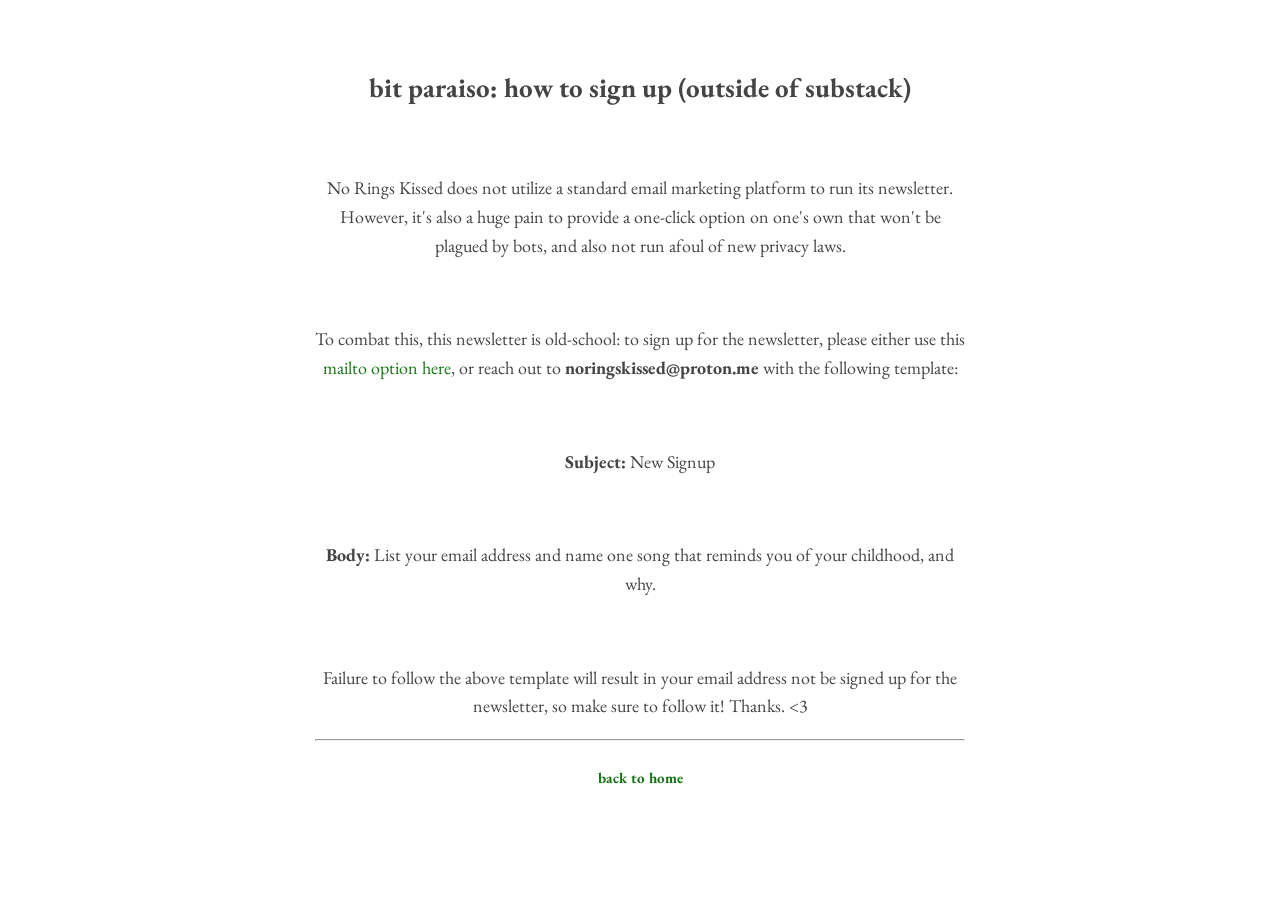
<file: email.html>
<!DOCTYPE html>
<html>
    <head>
        <link href='https://fonts.googleapis.com/css?family=EB Garamond' rel='stylesheet'>
        <meta charset="utf-8">
        <meta name="viewport"
        content="width=device-width, initial-scale=1">
        <title>bit paraiso</title>
        <style type="text/css">
            body{margin:40px auto;max-width:650px;line-height:1.6;font-size:18px;color:#444;padding: 10px; font-family: 'EB Garamond', Garamond, serif;text-align: center;}h1,h2,h3{line-height:1.2}
            a:link {
  color: #167412;
  background-color: transparent;
  text-decoration: none;
}
        </style>
    </head>
    <body>
        <h2>bit paraiso: how to sign up (outside of substack)</h2>
        <br>
        <p>No Rings Kissed does not utilize a standard email marketing platform to run its newsletter. However, it's also a huge pain to provide a one-click option on one's own that won't be plagued by bots, and also not run afoul of new privacy laws.</p>
        <br>
        <p>To combat this, this newsletter is old-school: to sign up for the newsletter, please either use this <a href="mailto:noringskissed@proton.me?subject=New Signup&body=Email address: %0D%0AName a song that reminds you of childhood, and why (this is to prove you're not a bot):">mailto option here</a>, or reach out to <strong>noringskissed@proton.me</strong> with the following template:</p>
        <br>
        <p><strong>Subject:</strong> New Signup</p>
        <br>
        <p><strong>Body:</strong> List your email address and name one song that reminds you of your childhood, and why.</p>
        <br>
        <p>Failure to follow the above template will result in your email address not be signed up for the newsletter, so make sure to follow it! Thanks. <3</p>
        <hr>
        <h5><a href=index.html>back to home</a></h5>
</file>
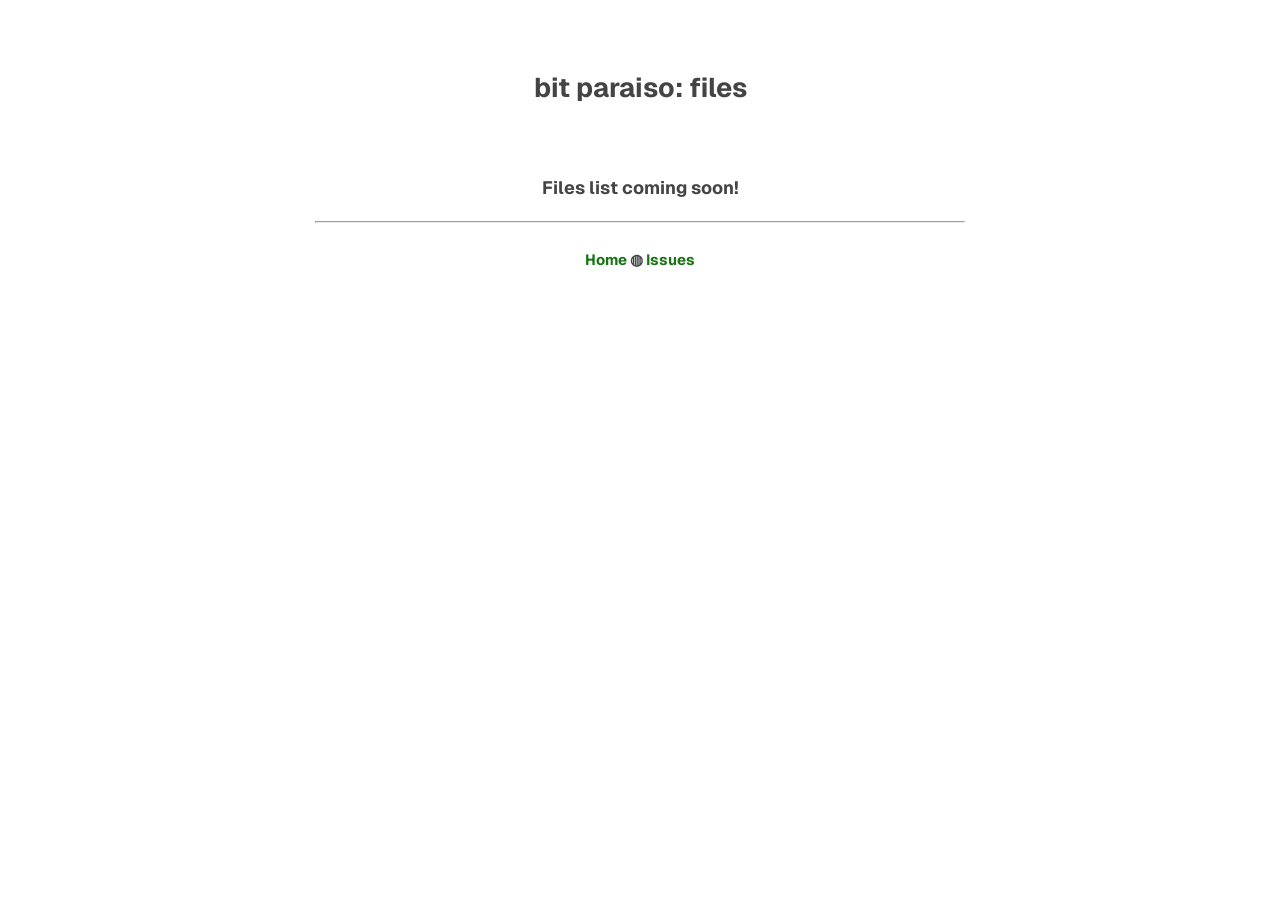
<file: files.html>
<!DOCTYPE html>
<html>
    <head>
        <link href='https://fonts.googleapis.com/css?family=Geist' rel='stylesheet'>
        <meta charset="utf-8">
        <meta name="viewport"
        content="width=device-width, initial-scale=1">
        <title>bit paraiso</title>
        <style type="text/css">
            body{margin:40px auto;max-width:650px;line-height:1.6;font-size:18px;color:#444;padding: 10px; font-family: 'Geist', sans-serif;text-align: center;}h1,h2,h3{line-height:1.2}
            a:link {
  color: #167412;
  background-color: transparent;
  text-decoration: none;
}
        </style>
    </head>
    <body>
        <h2>bit paraiso: files</h2>
        <br>
        <p><strong>Files list coming soon!</strong></p>
        <hr>
        <h5><a href=index.html>Home</a> &#x25CD <a href=issues.html>Issues</a></h5>
    </body>
</html>
</file>
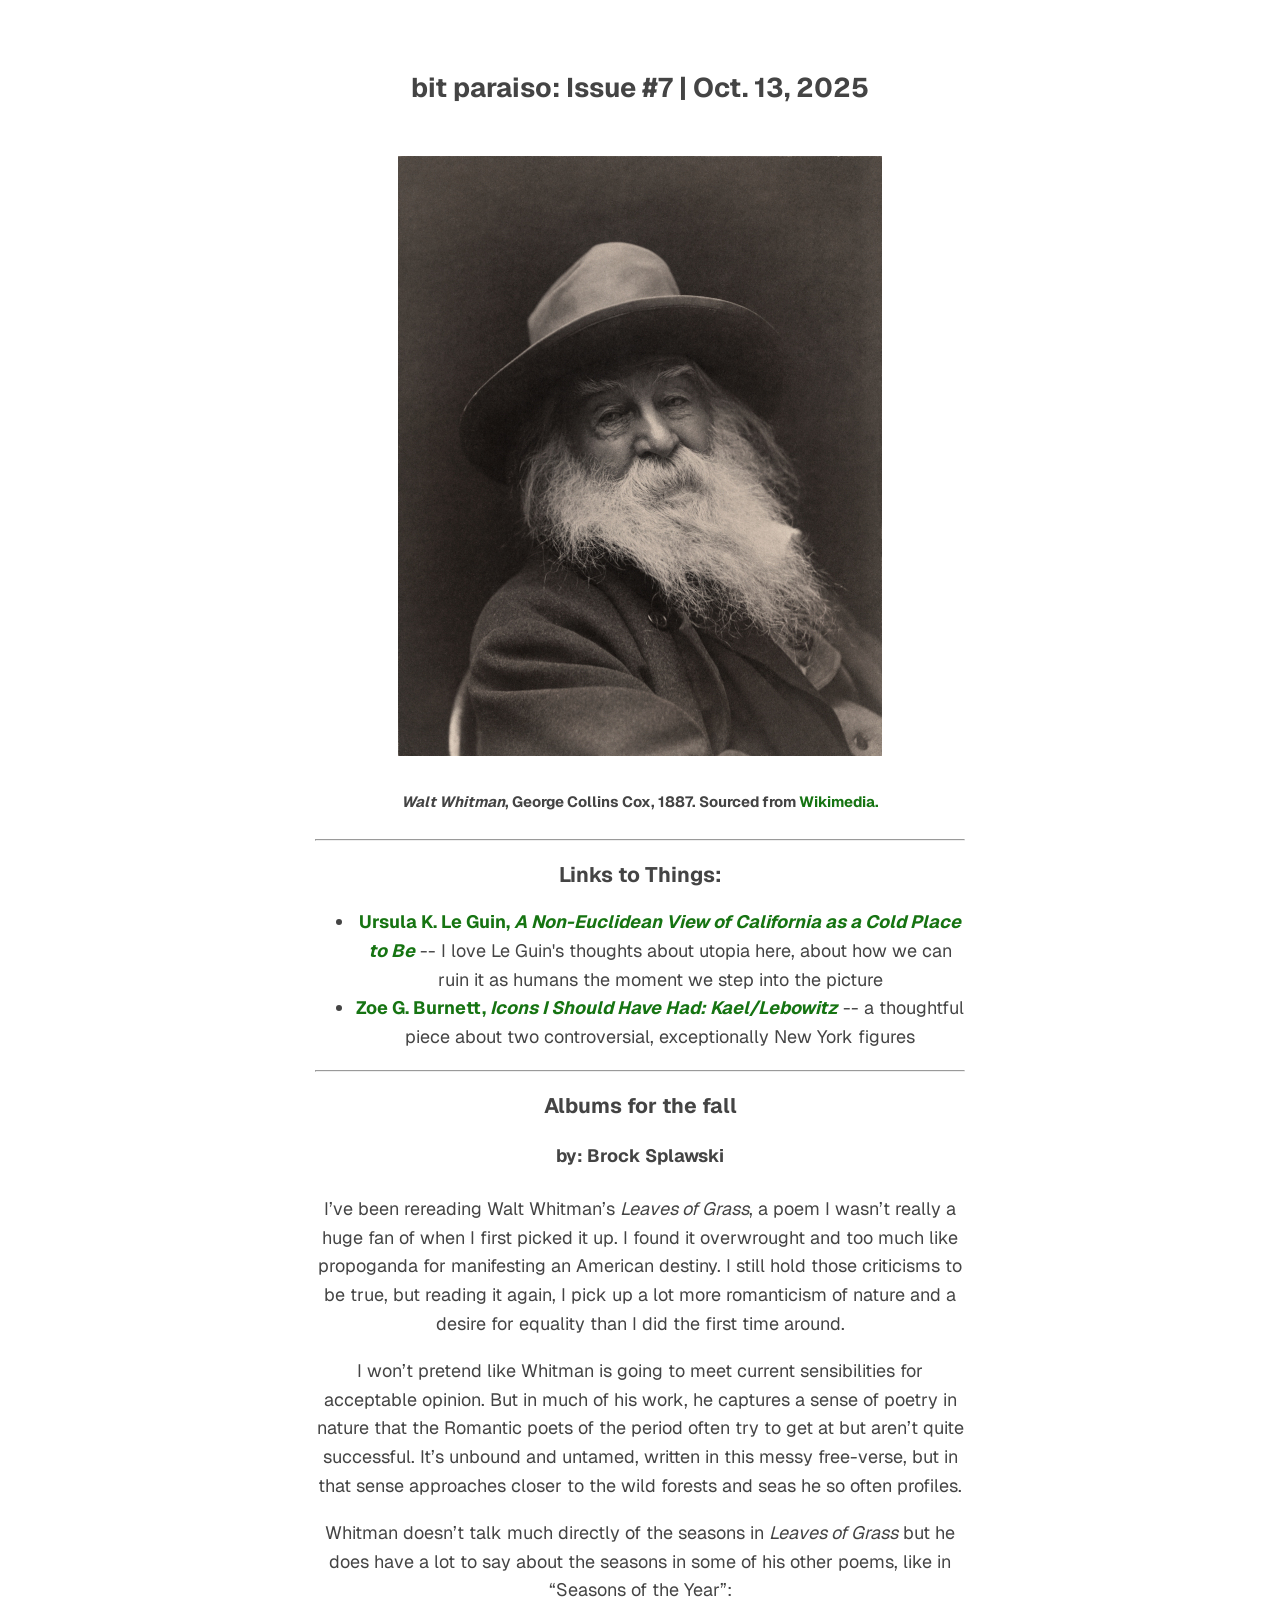
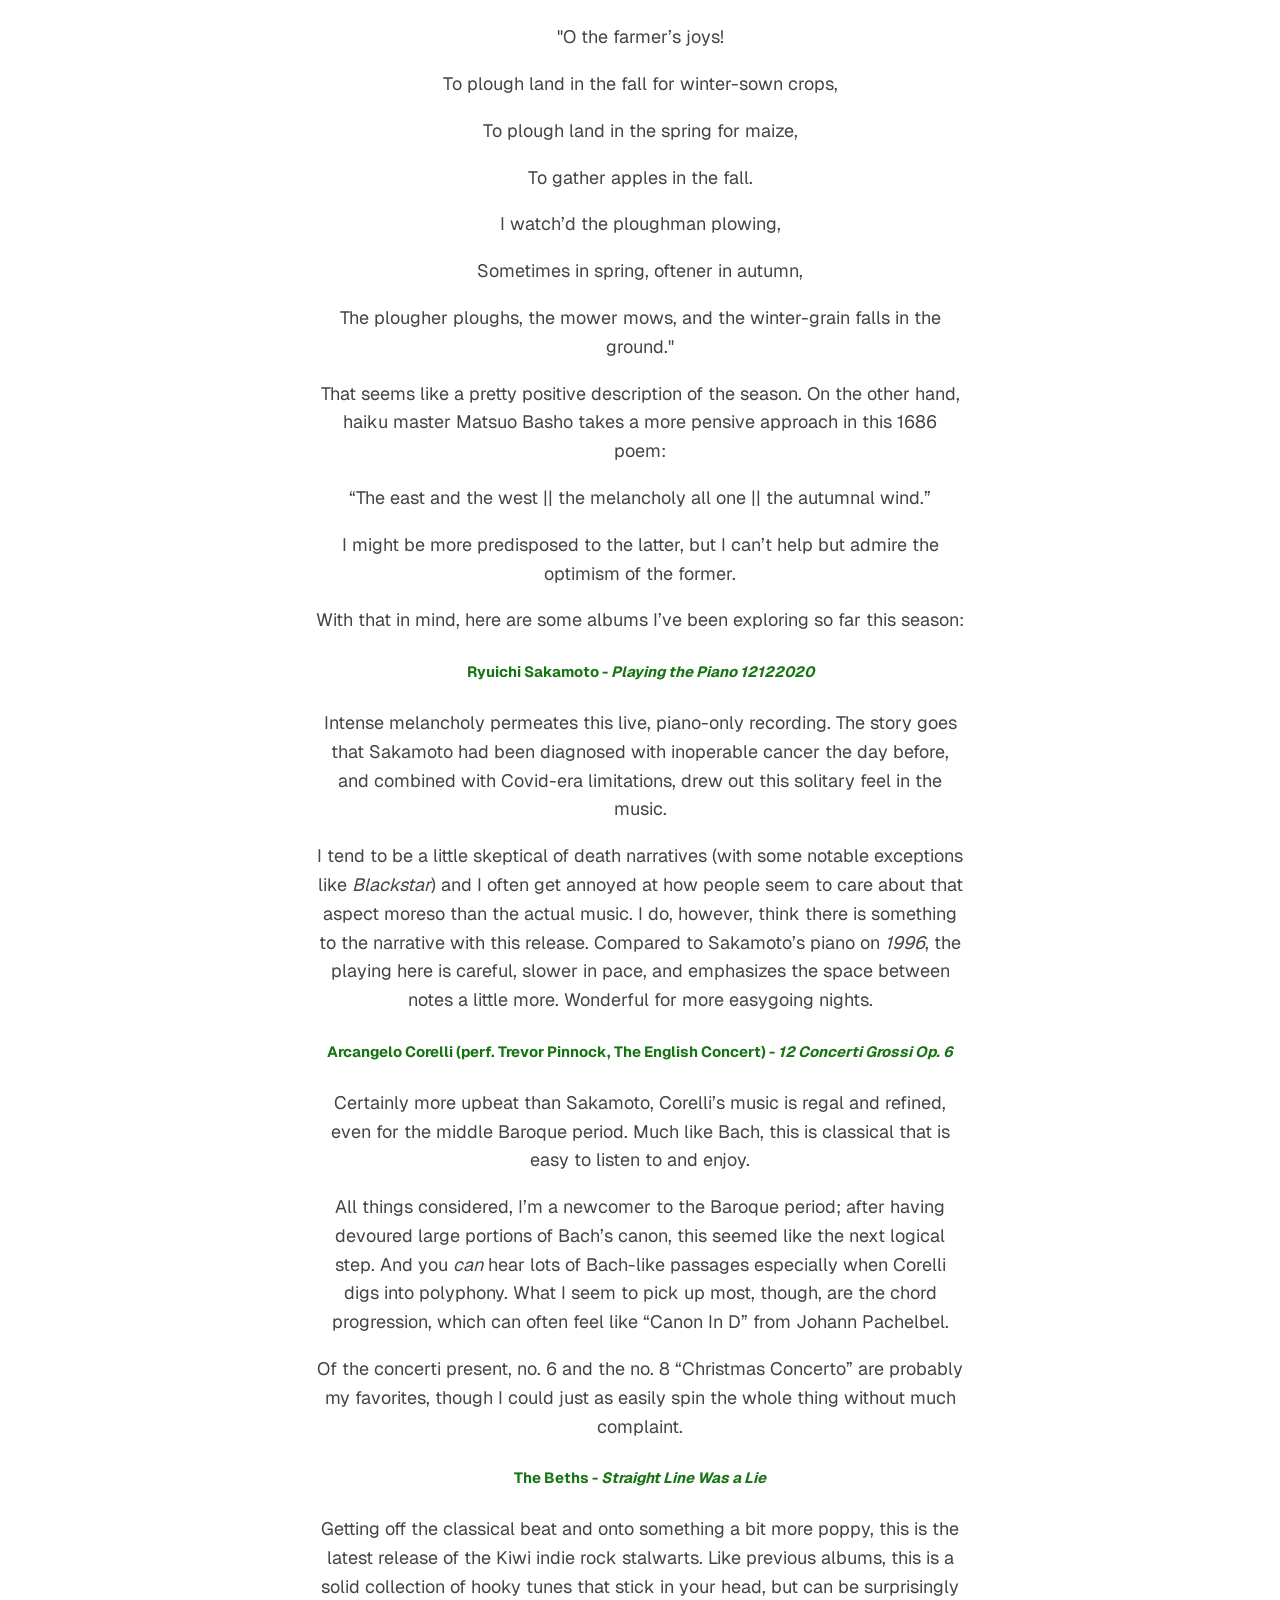
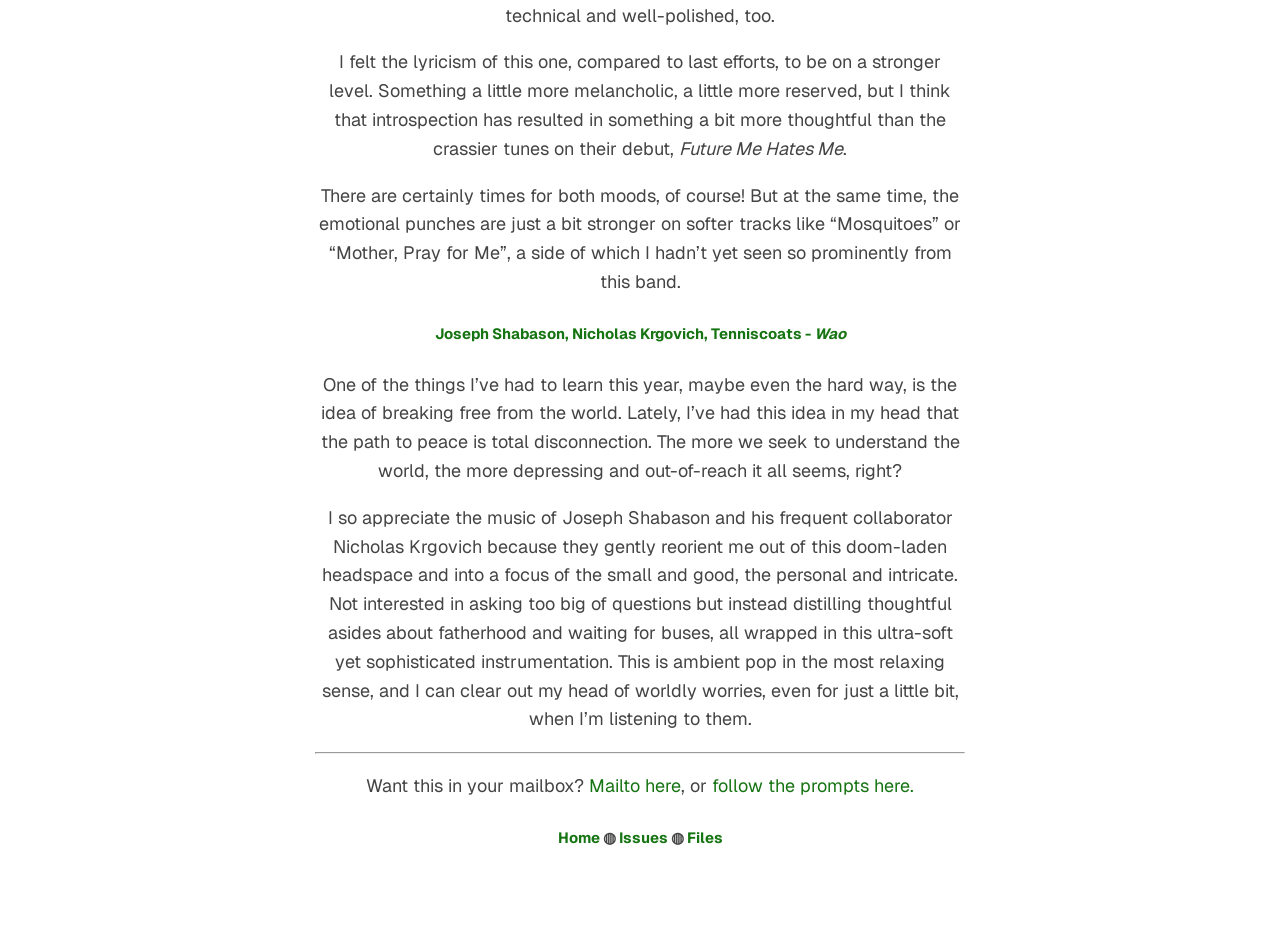
<file: issue7.html>
<!DOCTYPE html>
<html>
    <head>
        <link href='https://fonts.googleapis.com/css?family=Geist' rel='stylesheet'>
        <meta charset="utf-8">
        <meta name="viewport"
        content="width=device-width, initial-scale=1">
        <title>bit paraiso</title>
        <style type="text/css">
            body{margin:40px auto;max-width:650px;line-height:1.6;font-size:18px;color:#444;padding: 10px; font-family: 'Geist', sans-serif;text-align: center;}h1,h2,h3{line-height:1.2}
            a:link {
  color: #167412;
  background-color: transparent;
  text-decoration: none;
}
        </style>
    </head>
    <body>
        <h2>bit paraiso: Issue #7 | Oct. 13, 2025</h2>
        <br>
        <img src="pictures/whitman.jpg" alt="Walt Whitman headshot">
        <h5><em>Walt Whitman</em>, George Collins Cox, 1887. Sourced from <a href=https://en.wikipedia.org/wiki/Walt_Whitman#/media/File:Walt_Whitman_-_George_Collins_Cox.jpg>Wikimedia.</a></h5>
        <hr>
        <h3>Links to Things:</h3>
        <ul>
            <li><a href=https://yalereview.org/article/ursula-le-guin-non-euclidean-view><strong>Ursula K. Le Guin, <em>A Non-Euclidean View of California as a Cold Place to Be</em></strong></a> -- I love Le Guin's thoughts about utopia here, about how we can ruin it as humans the moment we step into the picture</li>
            <li><a href=https://www.theatticoneighth.com/blog/2021/3/1/icons-i-should-have-had-kaellebowitz><strong>Zoe G. Burnett, <em>Icons I Should Have Had: Kael/Lebowitz</em></strong></a> -- a thoughtful piece about two controversial, exceptionally New York figures</li>
        </ul>
        <hr>
<h3 id="albums-for-the-fall">Albums for the fall</h3>
<h4 id="by-brock-splawski">by: Brock Splawski</h4>
<p>I’ve been rereading Walt Whitman’s <em>Leaves of Grass</em>, a poem I wasn’t really a huge fan of when I first picked it up. I found it overwrought and too much like propoganda for manifesting an American destiny. I still hold those criticisms to be true, but reading it again, I pick up a lot more romanticism of nature and a desire for equality than I did the first time around.</p>
<p>I won’t pretend like Whitman is going to meet current sensibilities for acceptable opinion. But in much of his work, he captures a sense of poetry in nature that the Romantic poets of the period often try to get at but aren’t quite successful. It’s unbound and untamed, written in this messy free-verse, but in that sense approaches closer to the wild forests and seas he so often profiles.</p>
<p>Whitman doesn’t talk much directly of the seasons in <em>Leaves of Grass</em> but he does have a lot to say about the seasons in some of his other poems, like in “Seasons of the Year”:</p>
<p>"O the farmer’s joys!</p>
<p>To plough land in the fall for winter-sown crops,</p>
<p>To plough land in the spring for maize,</p>
<p>To gather apples in the fall.</p>
<p>I watch’d the ploughman plowing,</p>
<p>Sometimes in spring, oftener in autumn,</p>
<p>The plougher ploughs, the mower mows, and the winter-grain falls in the ground."</p>
<p>That seems like a pretty positive description of the season. On the other hand, haiku master Matsuo Basho takes a more pensive approach in this 1686 poem:</p>
<p>“The east and the west || the melancholy all one || the autumnal wind.”</p>
<p>I might be more predisposed to the latter, but I can’t help but admire the optimism of the former.</p>
<p>With that in mind, here are some albums I’ve been exploring so far this season:</p>
<h5 id="ryuichi-sakamoto---playing-the-piano-12122020"><a href="https://geo.music.apple.com/gb/album/playing-the-piano-12122020/1594653981">Ryuichi Sakamoto - <em>Playing the Piano 12122020</em></a></h5>
<p>Intense melancholy permeates this live, piano-only recording. The story goes that Sakamoto had been diagnosed with inoperable cancer the day before, and combined with Covid-era limitations, drew out this solitary feel in the music.</p>
<p>I tend to be a little skeptical of death narratives (with some notable exceptions like <em>Blackstar</em>) and I often get annoyed at how people seem to care about that aspect moreso than the actual music. I do, however, think there is something to the narrative with this release. Compared to Sakamoto’s piano on <em>1996</em>, the playing here is careful, slower in pace, and emphasizes the space between notes a little more. Wonderful for more easygoing nights.</p>
<h5 id="arcangelo-corelli-perf.-trevor-pinnock-the-english-concert---12-concerti-grossi-op.-6"><a href="https://music.apple.com/us/album/corelli-12-concerti-grossi-op-6/1452745067">Arcangelo Corelli (perf. Trevor Pinnock, The English Concert) - <em>12 Concerti Grossi Op. 6</em></a></h5>
<p>Certainly more upbeat than Sakamoto, Corelli’s music is regal and refined, even for the middle Baroque period. Much like Bach, this is classical that is easy to listen to and enjoy.</p>
<p>All things considered, I’m a newcomer to the Baroque period; after having devoured large portions of Bach’s canon, this seemed like the next logical step. And you <em>can</em> hear lots of Bach-like passages especially when Corelli digs into polyphony. What I seem to pick up most, though, are the chord progression, which can often feel like “Canon In D” from Johann Pachelbel.</p>
<p>Of the concerti present, no. 6 and the no. 8 “Christmas Concerto” are probably my favorites, though I could just as easily spin the whole thing without much complaint.</p>
<h5 id="the-beths---straight-line-was-a-lie"><a href="https://music.apple.com/us/album/straight-line-was-a-lie/1817137575?i=1817137576">The Beths - <em>Straight Line Was a Lie</em></a></h5>
<p>Getting off the classical beat and onto something a bit more poppy, this is the latest release of the Kiwi indie rock stalwarts. Like previous albums, this is a solid collection of hooky tunes that stick in your head, but can be surprisingly technical and well-polished, too.</p>
<p>I felt the lyricism of this one, compared to last efforts, to be on a stronger level. Something a little more melancholic, a little more reserved, but I think that introspection has resulted in something a bit more thoughtful than the crassier tunes on their debut, <em>Future Me Hates Me</em>.</p>
<p>There are certainly times for both moods, of course! But at the same time, the emotional punches are just a bit stronger on softer tracks like “Mosquitoes” or “Mother, Pray for Me”, a side of which I hadn’t yet seen so prominently from this band.</p>
<h5 id="joseph-shabason-nicholas-krgovich-tenniscoats---wao"><a href="https://josephshabason.bandcamp.com/album/wao">Joseph Shabason, Nicholas Krgovich, Tenniscoats - <em>Wao</em></a></h5>
<p>One of the things I’ve had to learn this year, maybe even the hard way, is the idea of breaking free from the world. Lately, I’ve had this idea in my head that the path to peace is total disconnection. The more we seek to understand the world, the more depressing and out-of-reach it all seems, right?</p>
<p>I so appreciate the music of Joseph Shabason and his frequent collaborator Nicholas Krgovich because they gently reorient me out of this doom-laden headspace and into a focus of the small and good, the personal and intricate. Not interested in asking too big of questions but instead distilling thoughtful asides about fatherhood and waiting for buses, all wrapped in this ultra-soft yet sophisticated instrumentation. This is ambient pop in the most relaxing sense, and I can clear out my head of worldly worries, even for just a little bit, when I’m listening to them.</p>
        <hr>
        <p>Want this in your mailbox? <a href="mailto:noringskissed@proton.me?subject=New Signup&body=Email address: %0D%0AName a song that reminds you of childhood, and why (this is to prove you're not a bot):">Mailto here</a>, or <a href=email.html>follow the prompts here.</a></p>
        <h5><a href=index.html>Home</a> &#x25CD <a href=issues.html>Issues</a> &#x25CD <a href=files.html>Files</a></h5>
    </body>
</html>
</file>
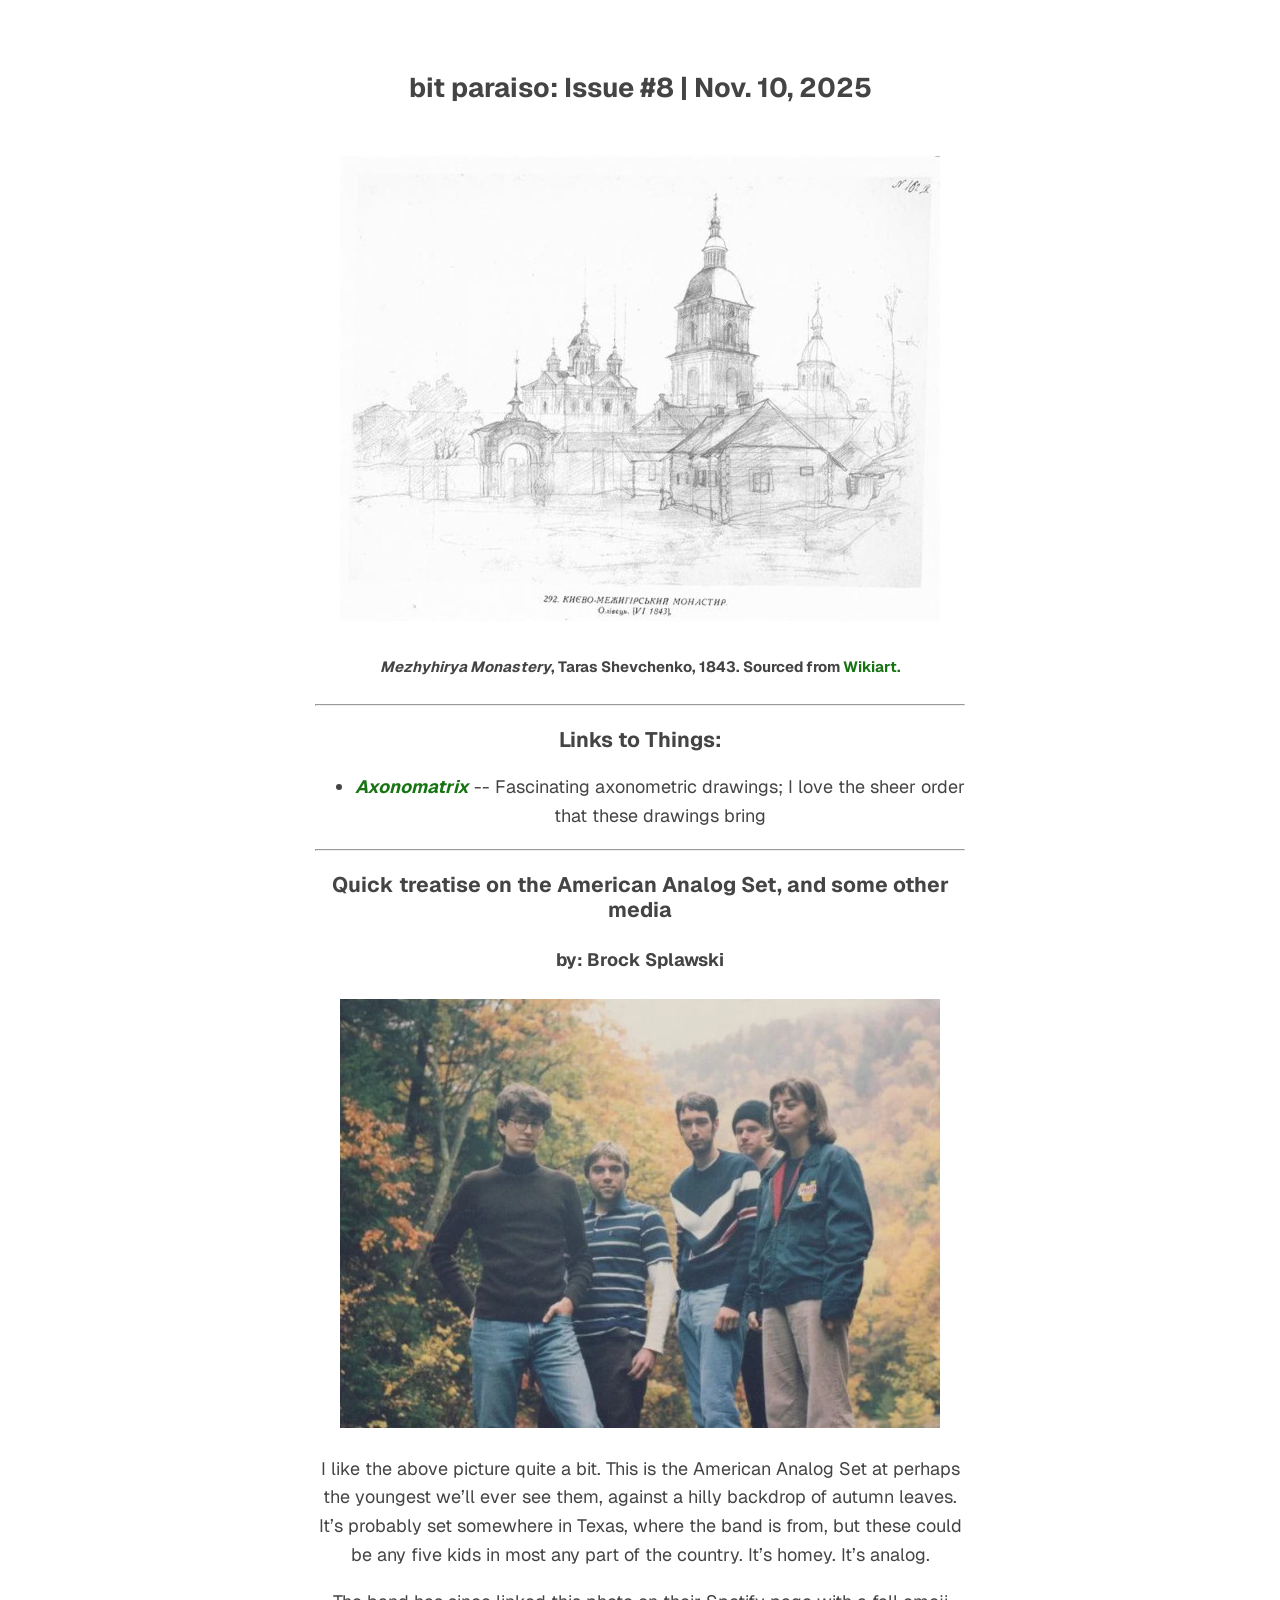
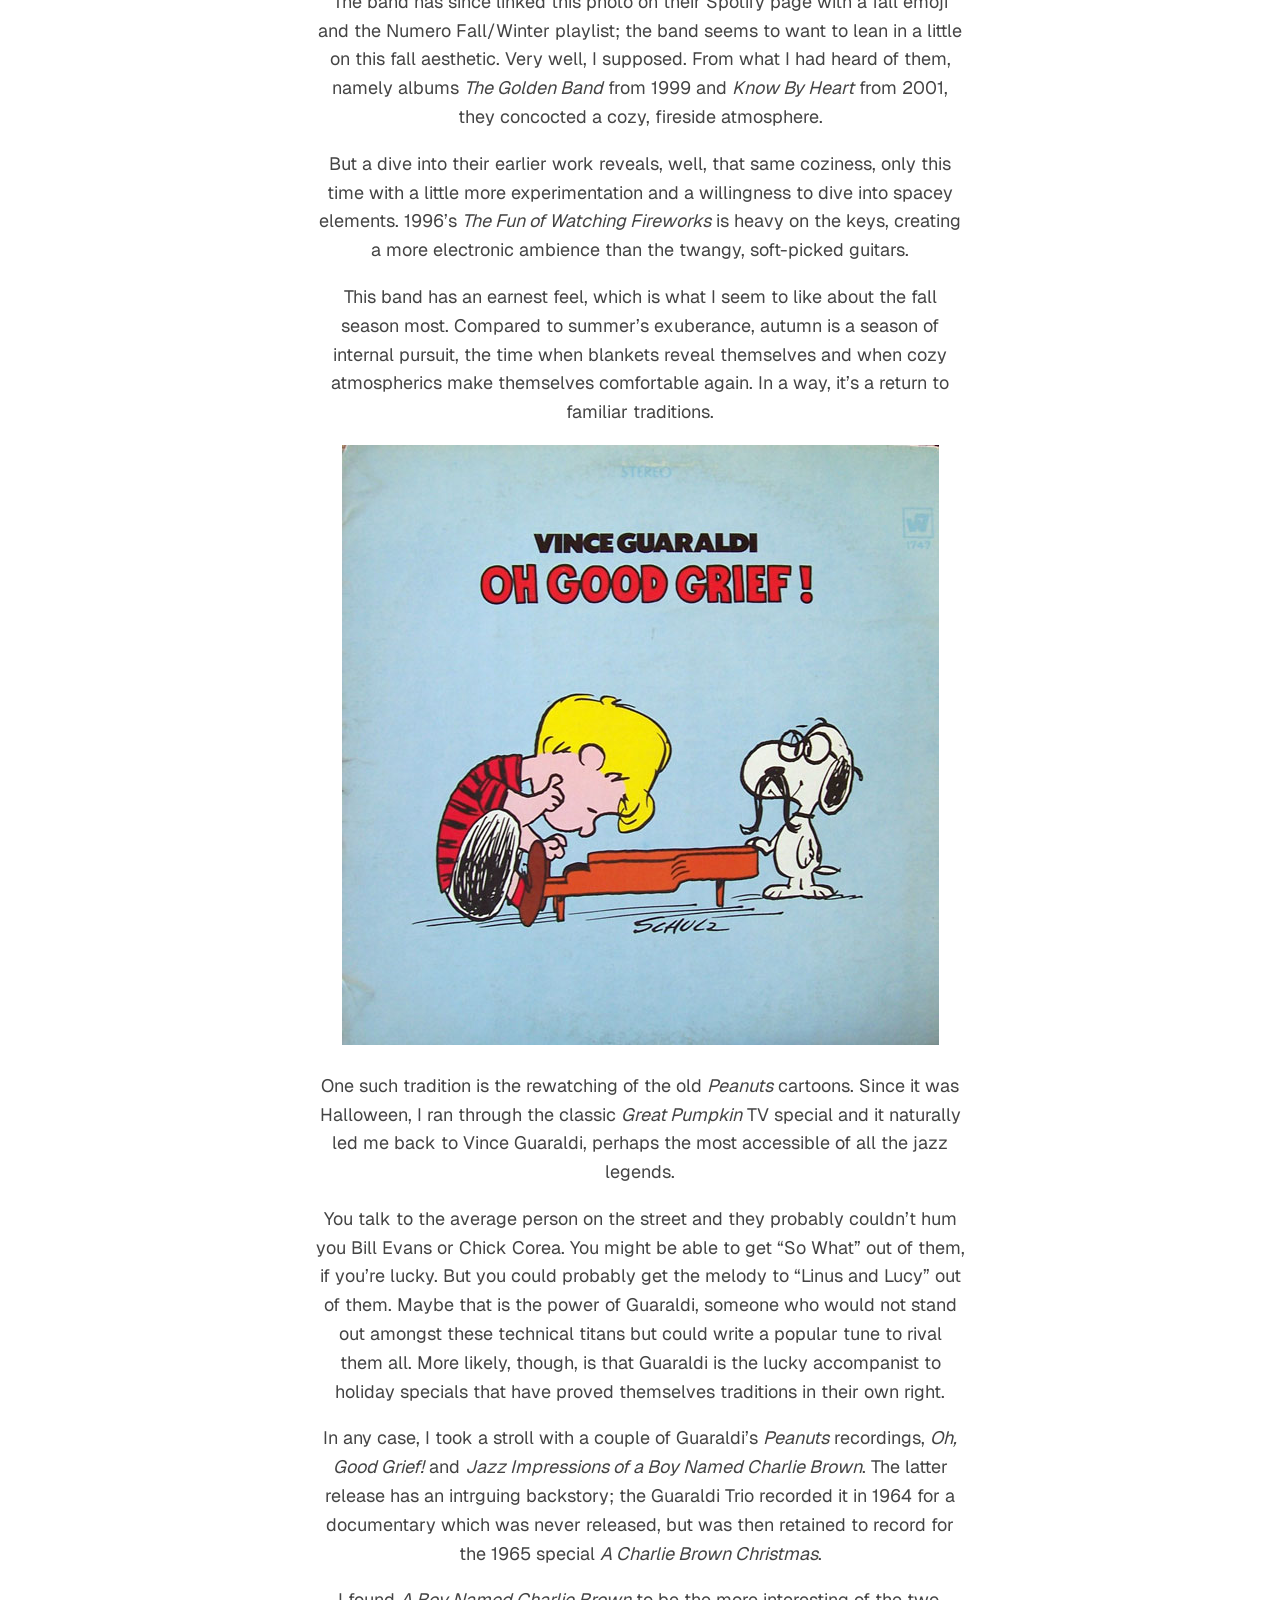
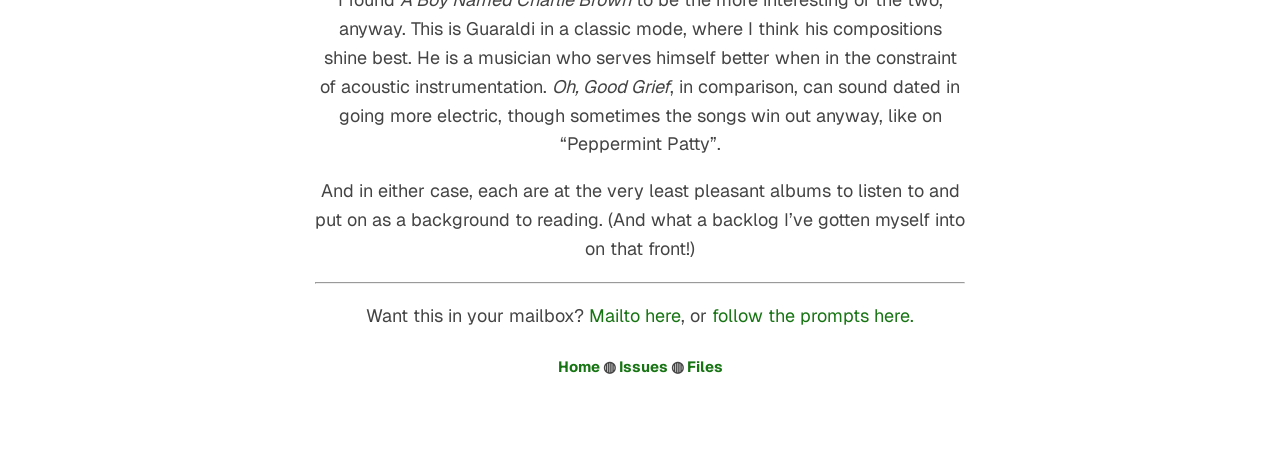
<file: issue8.html>
<!DOCTYPE html>
<html>
    <head>
        <link href='https://fonts.googleapis.com/css?family=Geist' rel='stylesheet'>
        <meta charset="utf-8">
        <meta name="viewport"
        content="width=device-width, initial-scale=1">
        <title>bit paraiso</title>
        <style type="text/css">
            body{margin:40px auto;max-width:650px;line-height:1.6;font-size:18px;color:#444;padding: 10px; font-family: 'Geist', sans-serif;text-align: center;}h1,h2,h3{line-height:1.2}
            a:link {
  color: #167412;
  background-color: transparent;
  text-decoration: none;
}
        </style>
    </head>
    <body>
        <h2>bit paraiso: Issue #8 | Nov. 10, 2025</h2>
        <br>
        <img src="pictures/mezhyhirya.jpg" alt="Mezhyhirya Monastery">
        <h5><em>Mezhyhirya Monastery</em>, Taras Shevchenko, 1843. Sourced from <a href=https://www.wikiart.org/en/taras-shevchenko/mezhyhirya-monastery-1843>Wikiart.</a></h5>
        <hr>
        <h3>Links to Things:</h3>
        <ul>
            <li><a href=https://axonomatrix.tumblr.com><strong><em>Axonomatrix</em></strong></a> -- Fascinating axonometric drawings; I love the sheer order that these drawings bring</li>
        </ul>
        <hr>
<h3 id="quick-treatise-on-the-american-analog-set-and-some-other-media">Quick treatise on the American Analog Set, and some other media</h3>
<h4 id="by-brock-splawski">by: Brock Splawski</h4>
<img src="pictures/anamset.jpg" alt="Picture of the American Analog Set">
<p>I like the above picture quite a bit. This is the American Analog Set at perhaps the youngest we’ll ever see them, against a hilly backdrop of autumn leaves. It’s probably set somewhere in Texas, where the band is from, but these could be any five kids in most any part of the country. It’s homey. It’s analog.</p>
<p>The band has since linked this photo on their Spotify page with a fall emoji and the Numero Fall/Winter playlist; the band seems to want to lean in a little on this fall aesthetic. Very well, I supposed. From what I had heard of them, namely albums <i>The Golden Band</i> from 1999 and <i>Know By Heart</i> from 2001, they concocted a cozy, fireside atmosphere.</p>
<p>But a dive into their earlier work reveals, well, that same coziness, only this time with a little more experimentation and a willingness to dive into spacey elements. 1996’s <i>The Fun of Watching Fireworks</i> is heavy on the keys, creating a more electronic ambience than the twangy, soft-picked guitars.</p>
<p>This band has an earnest feel, which is what I seem to like about the fall season most. Compared to summer’s exuberance, autumn is a season of internal pursuit, the time when blankets reveal themselves and when cozy atmospherics make themselves comfortable again. In a way, it’s a return to familiar traditions.</p>
<img src="pictures/guaraldi.jpg" alt="Album cover of Vince Guaraldi's 'Oh, Good Grief!'">
<p>One such tradition is the rewatching of the old <em>Peanuts</em> cartoons. Since it was Halloween, I ran through the classic <em>Great Pumpkin</em> TV special and it naturally led me back to Vince Guaraldi, perhaps the most accessible of all the jazz legends.</p>
<p>You talk to the average person on the street and they probably couldn’t hum you Bill Evans or Chick Corea. You might be able to get “So What” out of them, if you’re lucky. But you could probably get the melody to “Linus and Lucy” out of them. Maybe that is the power of Guaraldi, someone who would not stand out amongst these technical titans but could write a popular tune to rival them all. More likely, though, is that Guaraldi is the lucky accompanist to holiday specials that have proved themselves traditions in their own right.</p>
<p>In any case, I took a stroll with a couple of Guaraldi’s <em>Peanuts</em> recordings, <em>Oh, Good Grief!</em> and <em>Jazz Impressions of a Boy Named Charlie Brown</em>. The latter release has an intrguing backstory; the Guaraldi Trio recorded it in 1964 for a documentary which was never released, but was then retained to record for the 1965 special <em>A Charlie Brown Christmas</em>.</p>
<p>I found <em>A Boy Named Charlie Brown</em> to be the more interesting of the two, anyway. This is Guaraldi in a classic mode, where I think his compositions shine best. He is a musician who serves himself better when in the constraint of acoustic instrumentation. <em>Oh, Good Grief</em>, in comparison, can sound dated in going more electric, though sometimes the songs win out anyway, like on “Peppermint Patty”.</p>
<p>And in either case, each are at the very least pleasant albums to listen to and put on as a background to reading. (And what a backlog I’ve gotten myself into on that front!)</p>
        <hr>
        <p>Want this in your mailbox? <a href="mailto:noringskissed@proton.me?subject=New Signup&body=Email address: %0D%0AName a song that reminds you of childhood, and why (this is to prove you're not a bot):">Mailto here</a>, or <a href=email.html>follow the prompts here.</a></p>
        <h5><a href=index.html>Home</a> &#x25CD <a href=issues.html>Issues</a> &#x25CD <a href=files.html>Files</a></h5>
    </body>
</html>
</file>
